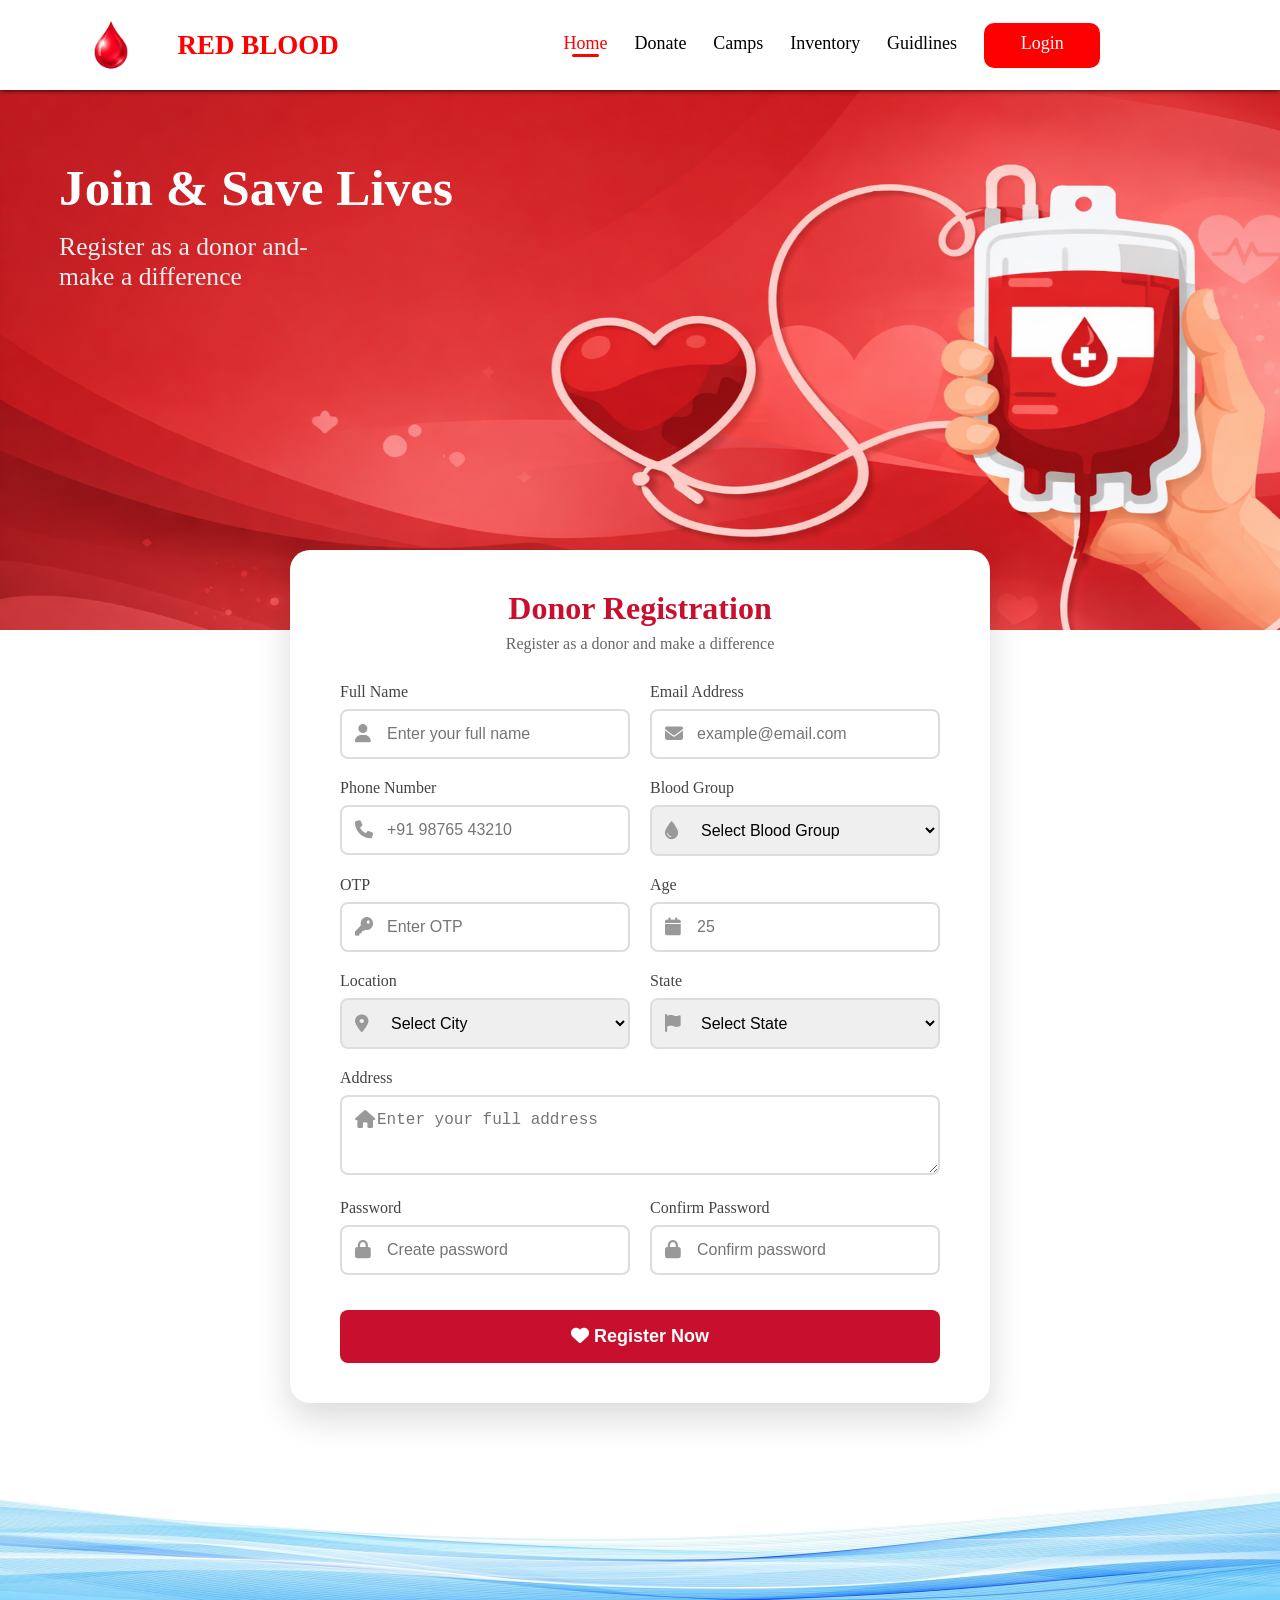
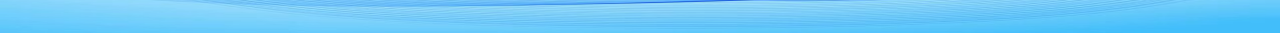
<file: Donor-form .html>
<!DOCTYPE html>
<html lang="en">
<head>
    <meta charset="UTF-8">
    <meta name="viewport" content="width=device-width, initial-scale=1.0">
    <title>Donr Registration</title>
    <link rel="stylesheet" href="https://cdnjs.cloudflare.com/ajax/libs/font-awesome/6.5.0/css/all.min.css">
    <link rel="stylesheet" href="assets/css/navbar.css">
    <style>
        *{
            margin: 0;
            padding: 0;
            box-sizing: border-box;
        }
        body{
            overflow-x: hidden;
        }
        .picture{
            height: 60vh;
            width: 100%;
            background-image: url("assets/images/HERO-image.png");
            background-repeat: no-repeat;
            /* background-position: center; */
            background-size: 100% 100%;
            object-fit: cover;
        }
        .text{
            max-width: 600px;
            position: absolute;
            top: 25%;
            left: 20%;
            transform: translate(-50%, -50%);
            display: flex;
            flex-direction: column;
            flex-wrap: wrap;
            color: white;
        }
        .text h1{
            font-size: 4vw;
            font-weight: 700;
            margin-bottom: 15px;
        }
        .text p{
            font-size: 2vw;
            color: #eee;
        }
        .form-container {
            max-width: 700px;
            margin: -80px auto 50px;
            background: white;
            border-radius: 20px;
            box-shadow: 0 15px 35px rgba(0, 0, 0, 0.15);
            padding: 40px 50px;
            position: relative;
            /* z-index: 10; */
        }

        .form-title {
            text-align: center;
            margin-bottom: 30px;
        }

        .form-title h2 {
            color: #c8102e;
            font-size: 32px;
            margin-bottom: 8px;
        }

        .form-title p {
          color: #666;
        }

        form {
            display: grid;
            grid-template-columns: 1fr 1fr;
            gap: 20px;
        }

        .full-width {
            grid-column: 1 / -1;
        }

        label {
            display: block;
            margin-bottom: 8px;
            font-weight: 500;
            color: #444;
        }

        input, select, textarea {
            width: 100%;
            padding: 14px 15px;
            border: 2px solid #ddd;
            border-radius: 8px;
            font-size: 16px;
            transition: all 0.3s;
        }

        input:focus, select:focus, textarea:focus {
            border-color: #c8102e;
            outline: none;
        }

        .icon-input {
            position: relative;
        }

        .icon-input i {
            position: absolute;
            left: 15px;
            top: 50%;
            transform: translateY(-50%);
            color: #999;
            font-size: 18px;
        }
        .icon-input input,
        .icon-input select {
            padding-left: 45px;
        }

        textarea {
            resize: vertical;
            min-height: 80px;
        }
        textarea::placeholder{
            padding-left: 20px;
        }
        .submit-btn {
            grid-column: 1 / -1;
            background: #c8102e;
            color: white;
            border: none;
            padding: 16px;
            font-size: 18px;
            font-weight: 600;
            border-radius: 8px;
            cursor: pointer;
            margin-top: 15px;
            transition: all 0.3s;
        }

        .submit-btn:hover {
            background: #a00d24;
            transform: translateY(-2px);
        }

        footer {
            height: 20vh;
            width: 100%;
            background-image: url('assets/images/wave-foot.jpeg');
            background-size: 100% 100%;
            background-repeat: no-repeat;
            object-fit: cover;
        }
        #login_form{
    height:100vh;
    width: 100%;
    display: flex;
    justify-content: center;
    align-items: center;
    background-color: rgba(0, 0, 0, 0.303);
    position:fixed;
    /* top: 0; */
    z-index: 5;
    display: none;
}
#login_form form{
    height:35%;
    width: 20%;
    border-radius:2vh;
    border: 1px solid silver;
    background-color: white;
    display: flex;
    flex-direction: column;
    gap: 5%;
    justify-content: center;
    align-items: center;

}
#login_form form input{
    height: 35px ;
    width:80%;
    padding-left: 5%;
    border-radius: 1vh;
    border: 1px solid silver;
    
}
#btn{
    height: 35px;
    width: 85%;
    border-radius: 1vh;
    border: 1px solid silver;
    background-color: transparent;
}
#btn::placeholder{
    color: black;
}
#cut{
    font-size: 6vh;
    color: white;
    background-color: transparent;
    border: none;
    transform: rotateZ(45deg);
    position: relative;
    top: -25%;
    left: 30%;
}
#cut:hover{
    transform: translateY(-2px) rotateZ(45deg);
    filter: drop-shadow(0px 1px 2px);
}
        </style>
        </head>
        <body>
            <div id="login_form">
        <button id="cut" onclick="document.getElementById('login_form').style.display='none'">+</button>
        <form action="">
            <h2>Login</h2>
            <input type="text" placeholder="Enter your name">
            <input type="password" placeholder="Enter your password">
            <button id="btn">Login</button>
        </form>
     </div>
             <div class="nav">
        <div class="left_nav">
            <img src="assets/images/logo.avif" alt="">
            <h2>RED BLOOD</h2>
        </div>
        <div class="right_nav">
            <a href="index.html"  id="current">Home</a>
            <a href="donate.html">Donate</a>
            <a href="">Camps</a>
            <a href="inventory.html">Inventory</a>
            <a href="">Guidlines</a>
            <p>
              <a href="#" onclick="document.getElementById('login_form').style.display='flex'">Login</a>
            </p>
        </div>
   </div>
        <main>
            <div class="picture">
                <div class="text">
                    <h1>Join & Save Lives</h1>
                    <p>Register as a donor and-</p> 
                    <p>make a difference</p>
                </div>
            </div>
            <div class="form-container">
                <div class="form-title">
                <h2>Donor Registration</h2>
                <p>Register as a donor and make a difference</p>
                </div>

                <form>
                <div>
                    <label for="fname">Full Name</label>
                    <div class="icon-input">
                    <i class="fas fa-user"></i>
                    <input type="text" id="fname" placeholder="Enter your full name" required>
                    </div>
                </div>

                <div>
                    <label for="email">Email Address</label>
                    <div class="icon-input">
                    <i class="fas fa-envelope"></i>
                    <input type="email" id="email" placeholder="example@email.com" required>
                    </div>
                </div>

                <div>
                    <label for="phone">Phone Number</label>
                    <div class="icon-input">
                    <i class="fas fa-phone"></i>
                    <input type="tel" id="phone" placeholder="+91 98765 43210" required>
                    </div>
                </div>
                <div>
                    <label for="bloodGroup">Blood Group</label>
                    <div class="icon-input">
                    <i class="fas fa-droplet"></i>
                    <select id="bloodGroup" required>
                        <option value="">Select Blood Group</option>
                        <option value="a+">A+</option>
                        <option value="a-">A-</option>
                        <option value="b+">B+</option>
                        <option value="b-">B-</option>
                        <option value="ab+">AB+</option>
                        <option value="ab-">AB-</option>
                        <option value="o+">O+</option>
                        <option value="o-">O-</option>
                        <option value="golden-rh">Rh-Null</option>
                    </select>
                    </div>
                </div>
                <div>
                    <label for="otp">OTP</label>
                    <div class="icon-input">
                    <i class="fas fa-key"></i>
                    <input type="text" id="otp" placeholder="Enter OTP" required>
                    </div>
                </div>
                <div>
                    <label for="age">Age</label>
                    <div class="icon-input">
                    <i class="fas fa-calendar"></i>
                    <input type="number" id="age" min="18" max="65" placeholder="25" required>
                    </div>
                </div>

                <div>
                    <label for="location">Location</label>
                    <div class="icon-input">
                    <i class="fas fa-map-marker-alt"></i>
                    <select id="location" required>
                        <option value="">Select City</option>
                        <option value="mum">Mumbai</option>
                        <option value="del">Delhi</option>
                        <option value="ban">Bangalore</option>
                        <option value="che">Chennai</option>
                        <option value="hyd">Hyderabad</option>
                        <option value="kol">Kolkata</option>
                    </select>
                    </div>
                </div>
                <div>
                    <label for="state">State</label>
                    <div class="icon-input">
                    <i class="fas fa-flag"></i>
                    <select id="state" required>
                        <option value="">Select State</option>
                        <option value="maharashtra">Maharashtra</option>
                        <option value="delhi">Delhi</option>
                        <option value="karnataka">Karnataka</option>
                        <option value="tamil-nadu">Tamil Nadu</option>
                        <option value="telangana">Telangana</option>
                        <option value="west-bengal">West Bengal</option>
                    </select>
                    </div>
                </div>
                <div class="full-width">
                    <label for="address">Address</label>
                    <div class="icon-input">
                    <i class="fas fa-home" style="top: 25px;"></i>
                    <textarea id="address" placeholder="Enter your full address" required></textarea>
                    </div>
                </div>

                <div>
                    <label for="password">Password</label>
                    <div class="icon-input">
                    <i class="fas fa-lock"></i>
                    <input type="password" id="password" placeholder="Create password" required>
                    </div>
                </div>

                <div>
                    <label for="confirmPassword">Confirm Password</label>
                    <div class="icon-input">
                    <i class="fas fa-lock"></i>
                    <input type="password" id="confirmPassword" placeholder="Confirm password" required>
                    </div>
                </div>

                <button type="submit" class="submit-btn">
                    <i class="fas fa-heart"></i> Register Now
                </button>
                </form>
            </div>
            <footer>
            </footer>
        </main> 
</body>
</html>
</file>
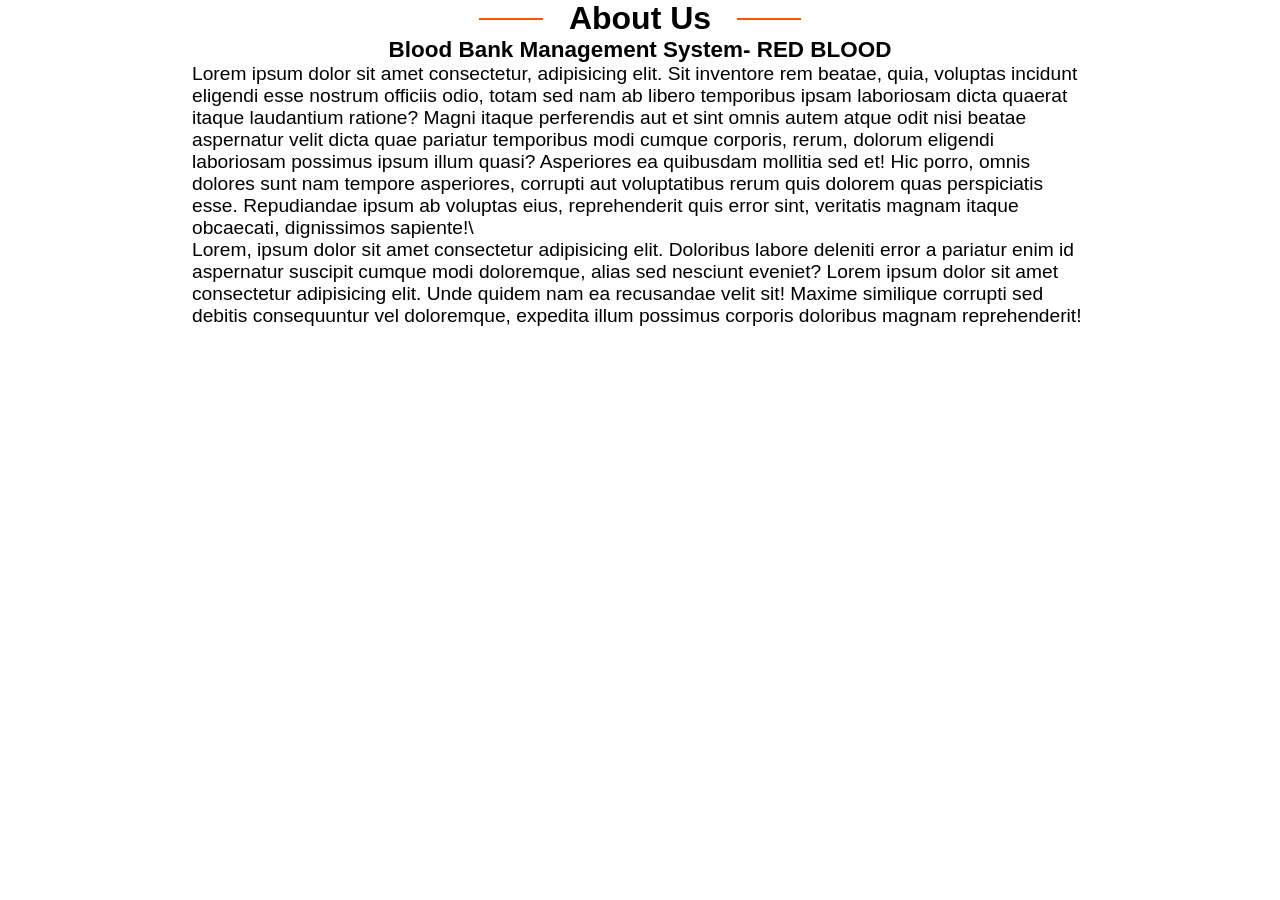
<file: learn-more.html>
<!DOCTYPE html>
<html lang="en">
<head>
    <meta charset="UTF-8">
    <meta name="viewport" content="width=device-width, initial-scale=1.0">
    <title>Document</title>
    <style>
        *{
            margin: 0;
            padding: 0;
        }
        .container{
            display: flex;
            justify-content: center;
            flex-direction: column;
            align-items: center;
            font-size: larger;
            font-family: 'Segoe UI', Tahoma, Geneva, Verdana, sans-serif;
        }
        p{
            width: 70%;
        }
        h1{
            display: flex;
            justify-content: center;
            align-items: center;
            gap: 2%;
            font-size: xx-large;
            width: 100%;
            
        }
        h1::before{
            content: "";
            height: 2px;
            width: 5%;
            background-color: rgb(255, 82, 0);
        }
        h1::after{
            content: "";
            height: 2px;
            width: 5%;
            background-color: rgb(255, 82, 0);
        }
        
    </style>
</head>
<body>
    <div class="container">
        <h1>About Us</h1>
        <h3>Blood Bank Management System- RED BLOOD</h3>
        <p>Lorem ipsum dolor sit amet consectetur, adipisicing elit. Sit inventore rem beatae, quia, voluptas incidunt eligendi esse nostrum officiis odio, totam sed nam ab libero temporibus ipsam laboriosam dicta quaerat itaque laudantium ratione? Magni itaque perferendis aut et sint omnis autem atque odit nisi beatae aspernatur velit dicta quae pariatur temporibus modi cumque corporis, rerum, dolorum eligendi laboriosam possimus ipsum illum quasi? Asperiores ea quibusdam mollitia sed et! Hic porro, omnis dolores sunt nam tempore asperiores, corrupti aut voluptatibus rerum quis dolorem quas perspiciatis esse. Repudiandae ipsum ab voluptas eius, reprehenderit quis error sint, veritatis magnam itaque obcaecati, dignissimos sapiente!\</p>
        <p>Lorem, ipsum dolor sit amet consectetur adipisicing elit. Doloribus labore deleniti error a pariatur enim id aspernatur suscipit cumque modi doloremque, alias sed nesciunt eveniet? Lorem ipsum dolor sit amet consectetur adipisicing elit. Unde quidem nam ea recusandae velit sit! Maxime similique corrupti sed debitis consequuntur vel doloremque, expedita illum possimus corporis doloribus magnam reprehenderit!</p>
    </div>
</body>
</html>
</file>
<file: assets/css/navbar.css>
*{
    margin: 0;
    padding: 0;
}

/* Thhis is our nabar section */
.nav{
    height:10vh;
    width:100%;
    background-color: white;
    display: flex;
    justify-content: center;
    align-items: center;
    box-shadow: 0px 0px 5px;
    font-size: large;
    position: sticky;
    top: 0;
    z-index: 2;
}
.nav img{
    height: 80%;
}
.left_nav{
    height: 100%;
    width:30%;
    display: flex;
    justify-content: center;
    align-items: center;
    h2{
        color: red;
        /* text-shadow: 2px 2px 2px black; */

    }
}
.right_nav{
    height: 100%;
    width:70%;
    display: flex;
    justify-content: center;
    align-items: center;
    gap: 3%;
}
a{
    text-decoration: none;
    color: black;
    display: flex;
    flex-direction: column-reverse;
    align-items: center;
}

.nav a:hover{
    color: red;
}

.nav a::before{
    content: "";
    height: 3px;
    width:60%;
    background-color:red;
    border-radius: 3px;
    /* visibility: hidden; */
    transform: scaleX(0);
    transition: all 0.3s linear;
}
.nav a:hover::before{
    /* visibility: visible; */
    transform: scaleX(1);
}
.nav p{
    width: 13%;
    height: 50%;
    display: flex;
    justify-content: space-evenly;
    align-items: center;
    border-radius: 10px;
    background-color: red;
    color: white;
    a{
        color: white;
    }
    a:hover{
        color: white;
    }
}
#current{
    color: red;
}
#current::before{
    transform: scaleX(1);
}
</file>
